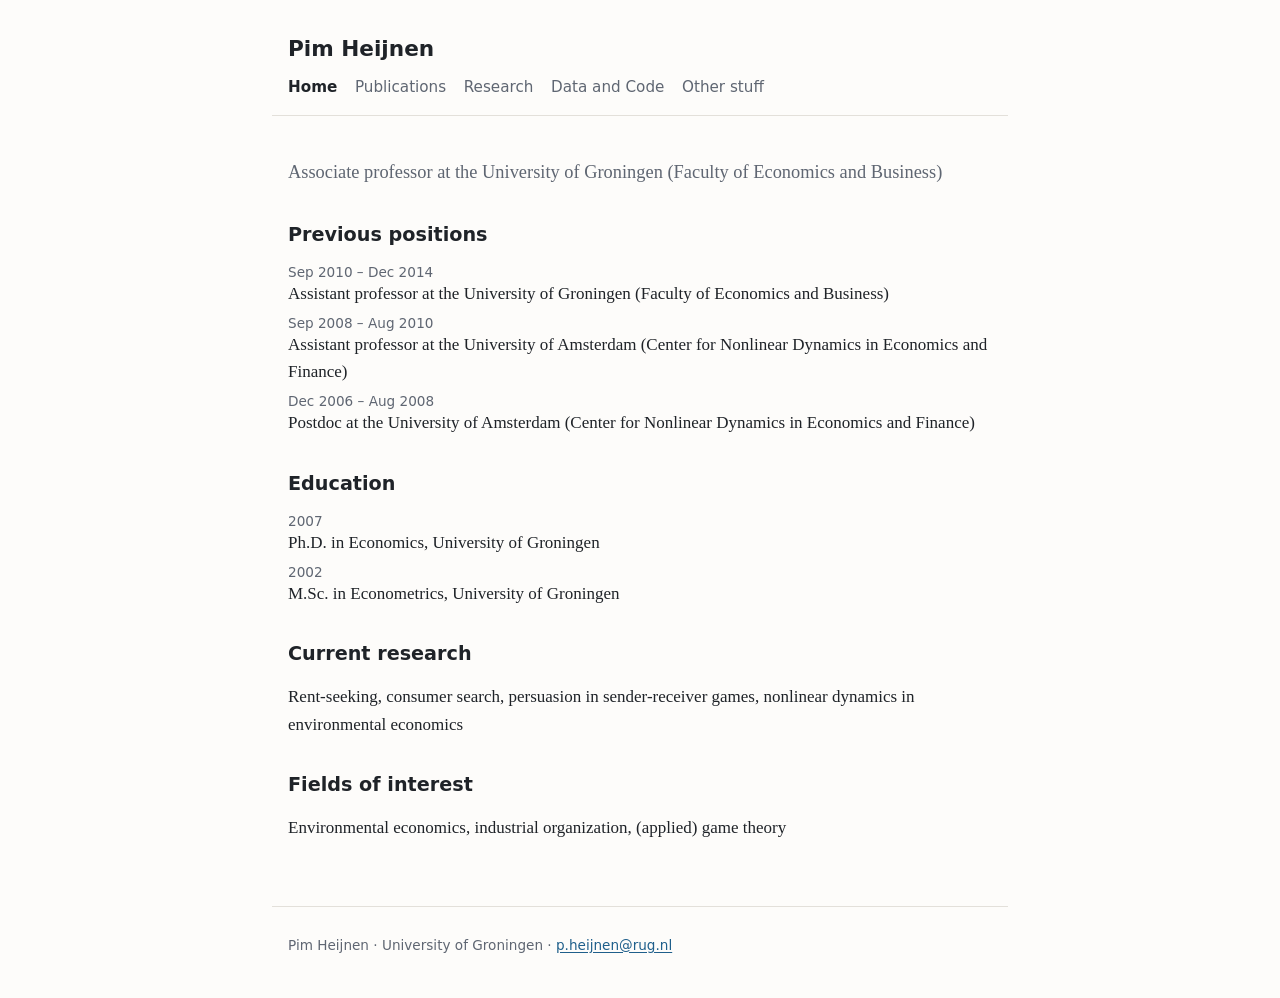
<file: index.html>
<!doctype html>
<html lang="en">
<head>
  <meta charset="utf-8">
  <meta name="viewport" content="width=device-width, initial-scale=1">
  <title>Pim Heijnen</title>
  <link rel="stylesheet" href="style.css">
</head>
<body>
  <header class="site-header">
    <a class="site-name" href="index.html">Pim Heijnen</a>
    <nav>
      <a href="index.html" aria-current="page">Home</a>
      <a href="publications.html">Publications</a>
      <a href="research.html">Research</a>
      <a href="data.html">Data and Code</a>
      <a href="personal.html">Other stuff</a>
    </nav>
  </header>
  <main>
    <p class="lead">Associate professor at the University of Groningen (Faculty of Economics and Business)</p>

    <h2>Previous positions</h2>
    <ul class="timeline">
      <li><span class="when">Sep 2010 – Dec 2014</span> Assistant professor at the University of Groningen (Faculty of Economics and Business)</li>
      <li><span class="when">Sep 2008 – Aug 2010</span> Assistant professor at the University of Amsterdam (Center for Nonlinear Dynamics in Economics and Finance)</li>
      <li><span class="when">Dec 2006 – Aug 2008</span> Postdoc at the University of Amsterdam (Center for Nonlinear Dynamics in Economics and Finance)</li>
    </ul>

    <h2>Education</h2>
    <ul class="timeline">
      <li><span class="when">2007</span> Ph.D. in Economics, University of Groningen</li>
      <li><span class="when">2002</span> M.Sc. in Econometrics, University of Groningen</li>
    </ul>

    <h2>Current research</h2>
    <p>Rent-seeking, consumer search, persuasion in sender-receiver games, nonlinear dynamics in environmental economics</p>

    <h2>Fields of interest</h2>
    <p>Environmental economics, industrial organization, (applied) game theory</p>
  </main>
  <footer>
    <p>Pim Heijnen · University of Groningen · <a href="mailto:p.heijnen@rug.nl">p.heijnen@rug.nl</a></p>
  </footer>
</body>
</html>
</file>
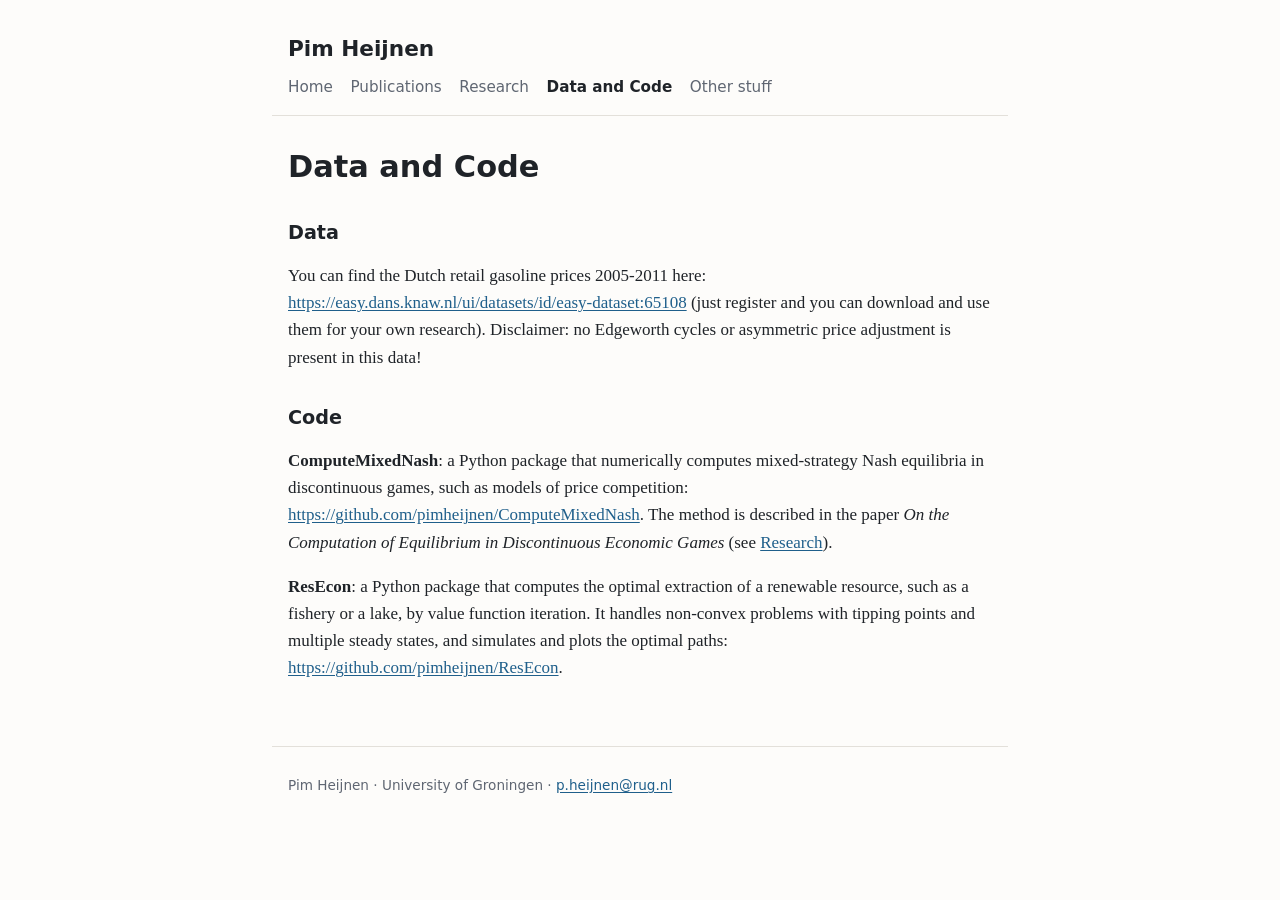
<file: data.html>
<!doctype html>
<html lang="en">
<head>
  <meta charset="utf-8">
  <meta name="viewport" content="width=device-width, initial-scale=1">
  <title>Data and Code – Pim Heijnen</title>
  <link rel="stylesheet" href="style.css">
</head>
<body>
  <header class="site-header">
    <a class="site-name" href="index.html">Pim Heijnen</a>
    <nav>
      <a href="index.html">Home</a>
      <a href="publications.html">Publications</a>
      <a href="research.html">Research</a>
      <a href="data.html" aria-current="page">Data and Code</a>
      <a href="personal.html">Other stuff</a>
    </nav>
  </header>
  <main>
    <h1>Data and Code</h1>
    <h2>Data</h2>
    <p>You can find the Dutch retail gasoline prices 2005-2011 here: <a href="https://easy.dans.knaw.nl/ui/datasets/id/easy-dataset:65108">https://easy.dans.knaw.nl/ui/datasets/id/easy-dataset:65108</a> (just register and you can download and use them for your own research). Disclaimer: no Edgeworth cycles or asymmetric price adjustment is present in this data!</p>
    <h2>Code</h2>
    <p><strong>ComputeMixedNash</strong>: a Python package that numerically computes mixed-strategy Nash equilibria in discontinuous games, such as models of price competition: <a href="https://github.com/pimheijnen/ComputeMixedNash">https://github.com/pimheijnen/ComputeMixedNash</a>. The method is described in the paper <em>On the Computation of Equilibrium in Discontinuous Economic Games</em> (see <a href="research.html">Research</a>).</p>
    <p><strong>ResEcon</strong>: a Python package that computes the optimal extraction of a renewable resource, such as a fishery or a lake, by value function iteration. It handles non-convex problems with tipping points and multiple steady states, and simulates and plots the optimal paths: <a href="https://github.com/pimheijnen/ResEcon">https://github.com/pimheijnen/ResEcon</a>.</p>
  </main>
  <footer>
    <p>Pim Heijnen · University of Groningen · <a href="mailto:p.heijnen@rug.nl">p.heijnen@rug.nl</a></p>
  </footer>
</body>
</html>
</file>
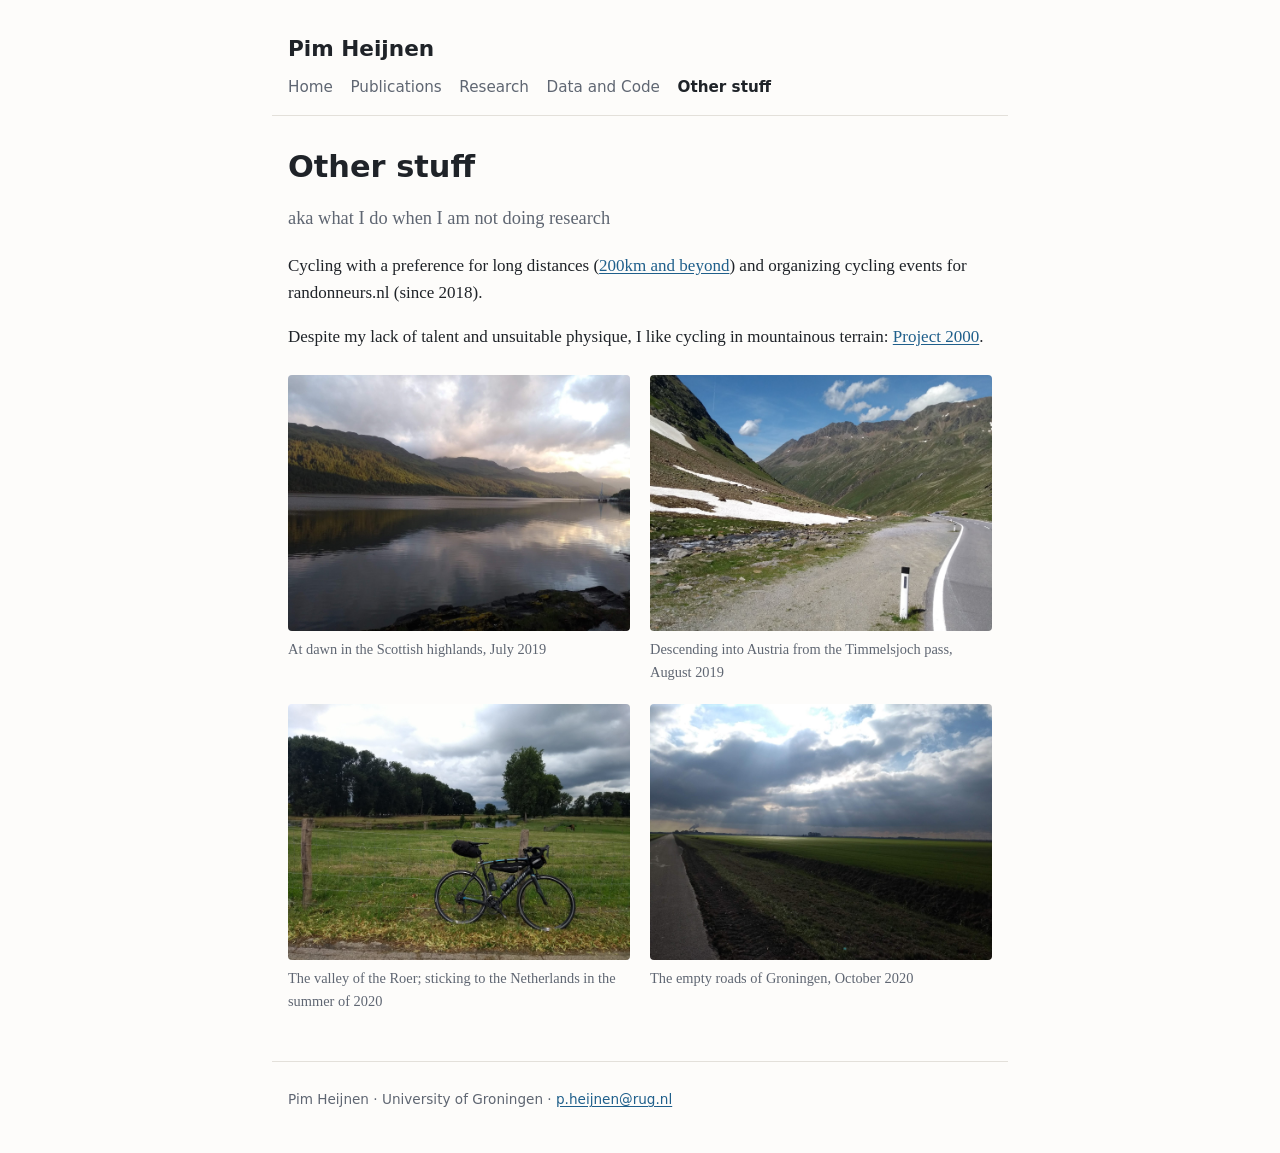
<file: personal.html>
<!doctype html>
<html lang="en">
<head>
  <meta charset="utf-8">
  <meta name="viewport" content="width=device-width, initial-scale=1">
  <title>Other stuff – Pim Heijnen</title>
  <link rel="stylesheet" href="style.css">
</head>
<body>
  <header class="site-header">
    <a class="site-name" href="index.html">Pim Heijnen</a>
    <nav>
      <a href="index.html">Home</a>
      <a href="publications.html">Publications</a>
      <a href="research.html">Research</a>
      <a href="data.html">Data and Code</a>
      <a href="personal.html" aria-current="page">Other stuff</a>
    </nav>
  </header>
  <main>
    <h1>Other stuff</h1>
    <p class="lead">aka what I do when I am not doing research</p>
    <p>Cycling with a preference for long distances (<a href="https://en.wikipedia.org/wiki/Randonneuring">200km and beyond</a>) and organizing cycling events for randonneurs.nl (since 2018).</p>
    <p>Despite my lack of talent and unsuitable physique, I like cycling in mountainous terrain: <a href="project-2000.html">Project 2000</a>.</p>
    <div class="gallery">
      <figure>
        <img src="images/scottish-highlands-2019.jpg" alt="At dawn in the Scottish highlands, July 2019" loading="lazy">
        <figcaption>At dawn in the Scottish highlands, July 2019</figcaption>
      </figure>
      <figure>
        <img src="images/timmelsjoch-2019.jpg" alt="Descending into Austria from the Timmelsjoch pass, August 2019" loading="lazy">
        <figcaption>Descending into Austria from the Timmelsjoch pass, August 2019</figcaption>
      </figure>
      <figure>
        <img src="images/roer-valley-2020.jpg" alt="The valley of the Roer; sticking to the Netherlands in the summer of 2020" loading="lazy">
        <figcaption>The valley of the Roer; sticking to the Netherlands in the summer of 2020</figcaption>
      </figure>
      <figure>
        <img src="images/groningen-2020.jpg" alt="The empty roads of Groningen, October 2020" loading="lazy">
        <figcaption>The empty roads of Groningen, October 2020</figcaption>
      </figure>
    </div>
  </main>
  <footer>
    <p>Pim Heijnen · University of Groningen · <a href="mailto:p.heijnen@rug.nl">p.heijnen@rug.nl</a></p>
  </footer>
</body>
</html>
</file>
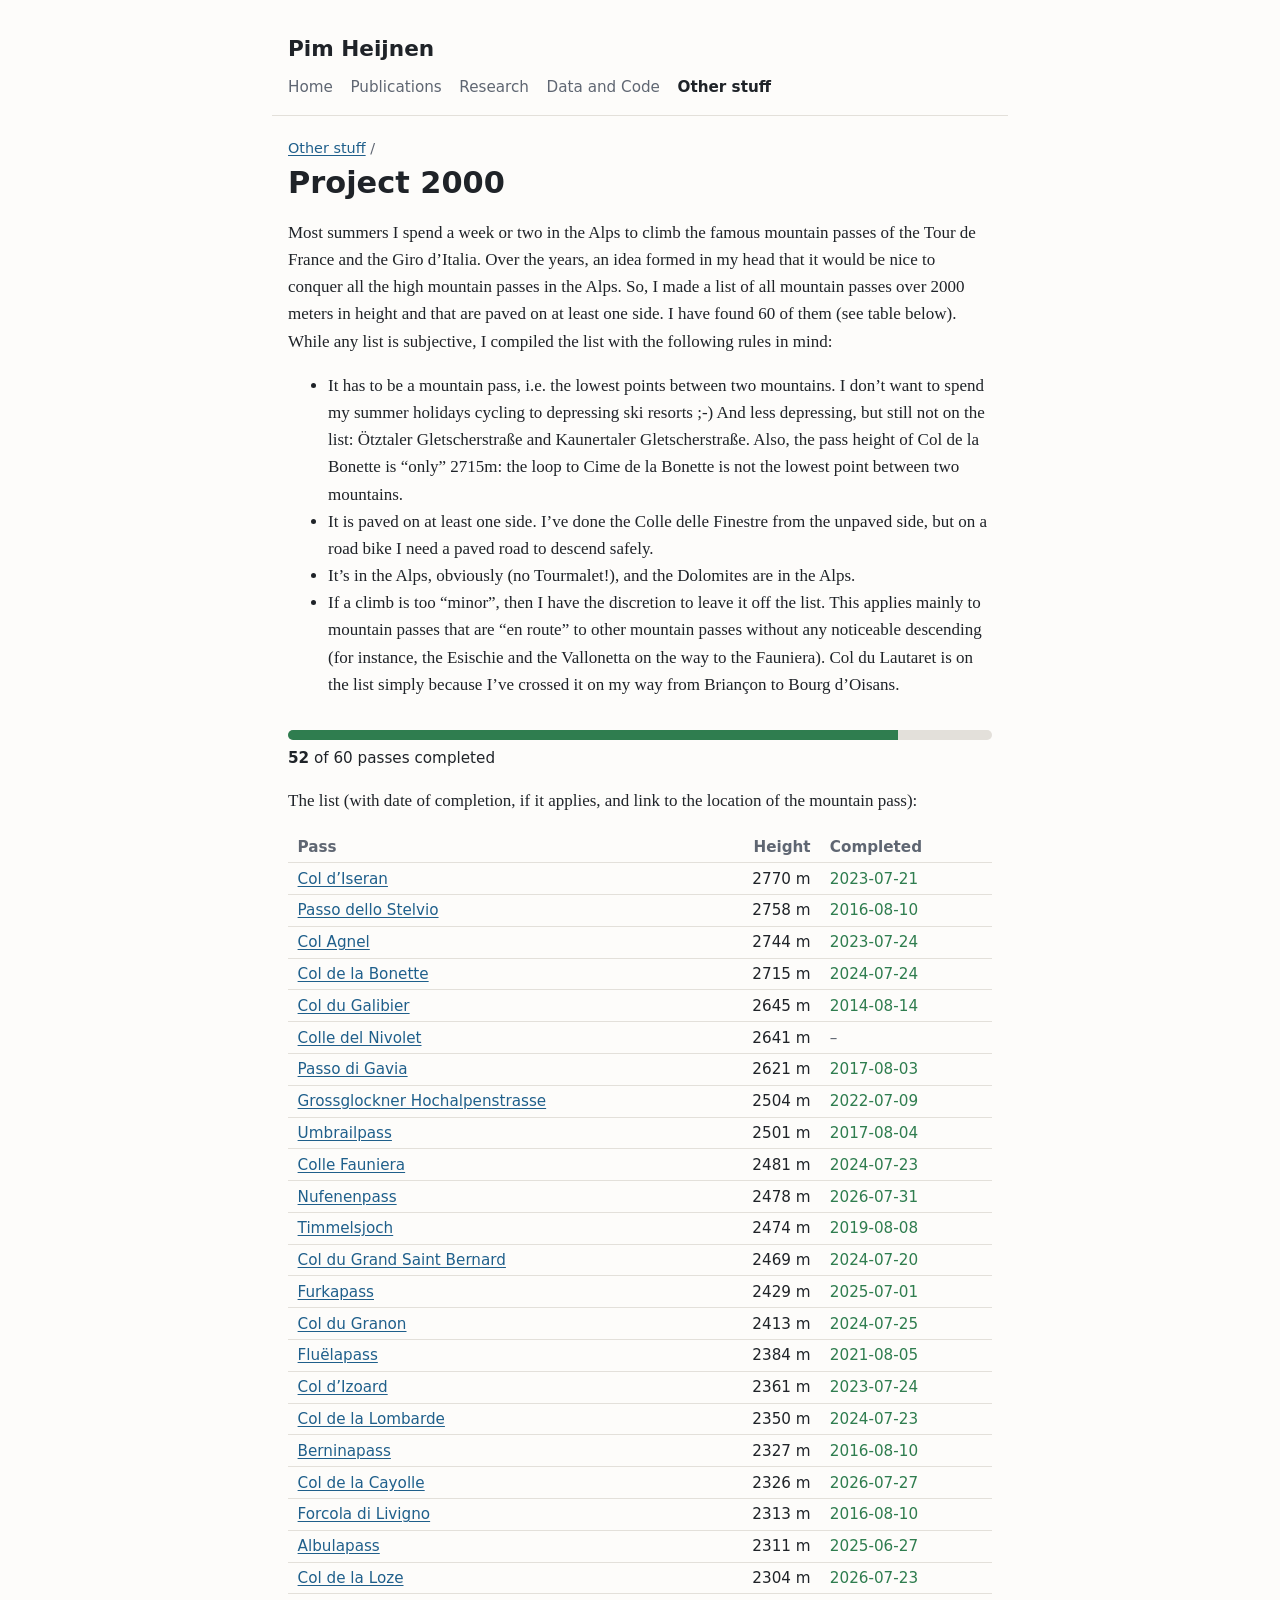
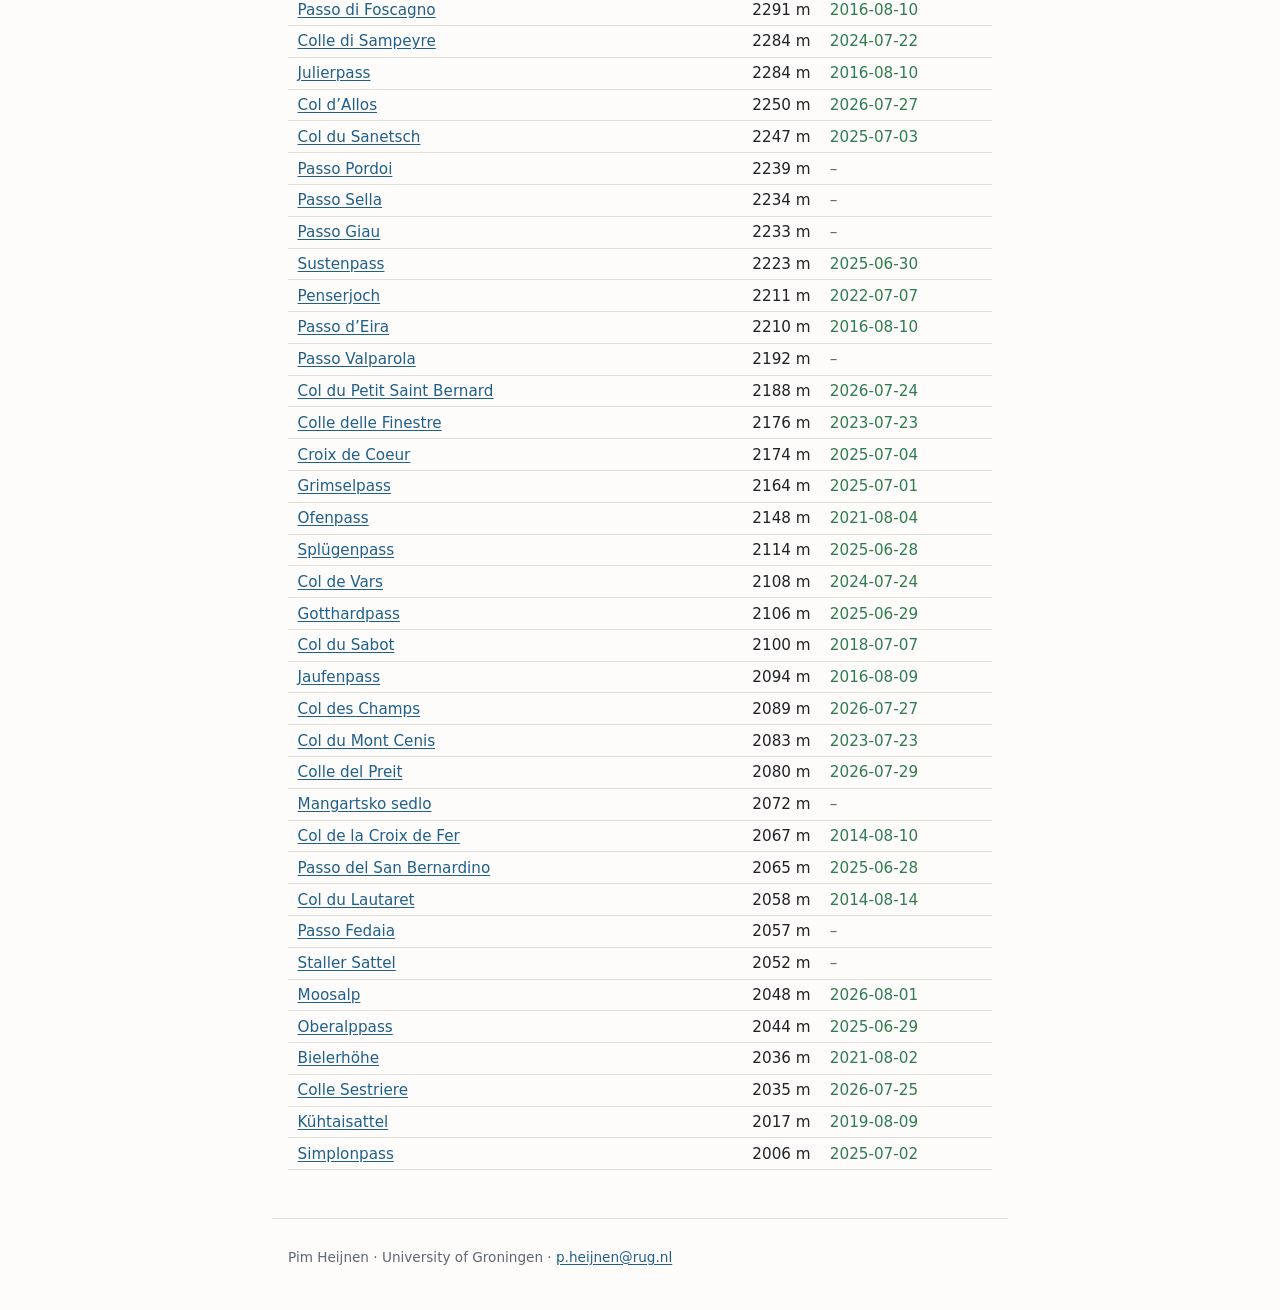
<file: project-2000.html>
<!doctype html>
<html lang="en">
<head>
  <meta charset="utf-8">
  <meta name="viewport" content="width=device-width, initial-scale=1">
  <title>Project 2000 – Pim Heijnen</title>
  <link rel="stylesheet" href="style.css">
</head>
<body>
  <header class="site-header">
    <a class="site-name" href="index.html">Pim Heijnen</a>
    <nav>
      <a href="index.html">Home</a>
      <a href="publications.html">Publications</a>
      <a href="research.html">Research</a>
      <a href="data.html">Data and Code</a>
      <a href="personal.html" aria-current="page">Other stuff</a>
    </nav>
  </header>
  <main>
    <p class="crumb"><a href="personal.html">Other stuff</a> /</p>
    <h1>Project 2000</h1>
    <p>Most summers I spend a week or two in the Alps to climb the famous mountain passes of the Tour de France and the Giro d&rsquo;Italia. Over the years, an idea formed in my head that it would be nice to conquer all the high mountain passes in the Alps. So, I made a list of all mountain passes over 2000 meters in height and that are paved on at least one side. I have found 60 of them (see table below). While any list is subjective, I compiled the list with the following rules in mind:</p>
    <ul>
      <li>It has to be a mountain pass, i.e. the lowest points between two mountains. I don&rsquo;t want to spend my summer holidays cycling to depressing ski resorts ;-) And less depressing, but still not on the list: &Ouml;tztaler Gletscherstra&szlig;e and Kaunertaler Gletscherstra&szlig;e. Also, the pass height of Col de la Bonette is &ldquo;only&rdquo; 2715m: the loop to Cime de la Bonette is not the lowest point between two mountains.</li>
      <li>It is paved on at least one side. I&rsquo;ve done the Colle delle Finestre from the unpaved side, but on a road bike I need a paved road to descend safely.</li>
      <li>It&rsquo;s in the Alps, obviously (no Tourmalet!), and the Dolomites are in the Alps.</li>
      <li>If a climb is too &ldquo;minor&rdquo;, then I have the discretion to leave it off the list. This applies mainly to mountain passes that are &ldquo;en route&rdquo; to other mountain passes without any noticeable descending (for instance, the Esischie and the Vallonetta on the way to the Fauniera). Col du Lautaret is on the list simply because I&rsquo;ve crossed it on my way from Brian&ccedil;on to Bourg d&rsquo;Oisans.</li>
    </ul>

    <div class="progress" role="img" aria-label="52 of 60 passes completed">
      <div class="bar"><span style="width: 86.7%"></span></div>
      <p><strong>52</strong> of 60 passes completed</p>
    </div>

    <p>The list (with date of completion, if it applies, and link to the location of the mountain pass):</p>
    <div class="table-wrap">
      <table class="passes">
        <thead><tr><th>Pass</th><th class="num">Height</th><th>Completed</th></tr></thead>
        <tbody>
        <tr class="done"><td><a href="https://www.openstreetmap.org/?mlat=45.3716805&amp;mlon=7.0332851#map=12/45.3716805/7.0332851">Col d’Iseran</a></td><td class="num">2770&nbsp;m</td><td>2023-07-21</td></tr>
        <tr class="done"><td><a href="https://www.openstreetmap.org/?mlat=46.5286176&amp;mlon=10.4532056#map=12/46.5286176/10.4532056">Passo dello Stelvio</a></td><td class="num">2758&nbsp;m</td><td>2016-08-10</td></tr>
        <tr class="done"><td><a href="https://www.openstreetmap.org/?mlat=44.6839194&amp;mlon=6.9795741#map=12/44.6839194/6.9795741">Col Agnel</a></td><td class="num">2744&nbsp;m</td><td>2023-07-24</td></tr>
        <tr class="done"><td><a href="https://www.openstreetmap.org/?mlat=44.3266504&amp;mlon=6.8074465#map=12/44.3266504/6.8074465">Col de la Bonette</a></td><td class="num">2715&nbsp;m</td><td>2024-07-24</td></tr>
        <tr class="done"><td><a href="https://www.openstreetmap.org/?mlat=45.0641384&amp;mlon=6.407857#map=12/45.0641384/6.407857">Col du Galibier</a></td><td class="num">2645&nbsp;m</td><td>2014-08-14</td></tr>
        <tr><td><a href="https://www.openstreetmap.org/?mlat=45.4792099&amp;mlon=7.1423209#map=12/45.4792099/7.1423209">Colle del Nivolet</a></td><td class="num">2641&nbsp;m</td><td>&ndash;</td></tr>
        <tr class="done"><td><a href="https://www.openstreetmap.org/?mlat=46.3434779&amp;mlon=10.4873946#map=12/46.3434779/10.4873946">Passo di Gavia</a></td><td class="num">2621&nbsp;m</td><td>2017-08-03</td></tr>
        <tr class="done"><td><a href="https://www.openstreetmap.org/?mlat=47.08160578324218&amp;mlon=12.842637191667043#map=12/47.08160578324218/12.842637191667043">Grossglockner Hochalpenstrasse</a></td><td class="num">2504&nbsp;m</td><td>2022-07-09</td></tr>
        <tr class="done"><td><a href="https://www.openstreetmap.org/?mlat=46.5416478&amp;mlon=10.4331773#map=12/46.5416478/10.4331773">Umbrailpass</a></td><td class="num">2501&nbsp;m</td><td>2017-08-04</td></tr>
        <tr class="done"><td><a href="https://www.openstreetmap.org/?mlat=44.3856486&amp;mlon=7.1218139#map=12/44.3856486/7.1218139">Colle Fauniera</a></td><td class="num">2481&nbsp;m</td><td>2024-07-23</td></tr>
        <tr class="done"><td><a href="https://www.openstreetmap.org/?mlat=46.4771192&amp;mlon=8.3878277#map=12/46.4771192/8.3878277">Nufenenpass</a></td><td class="num">2478&nbsp;m</td><td>2026-07-31</td></tr>
        <tr class="done"><td><a href="https://www.openstreetmap.org/?mlat=46.9053451&amp;mlon=11.0973198#map=12/46.9053451/11.0973198">Timmelsjoch</a></td><td class="num">2474&nbsp;m</td><td>2019-08-08</td></tr>
        <tr class="done"><td><a href="https://www.openstreetmap.org/?mlat=45.8690526&amp;mlon=7.1704088#map=12/45.8690526/7.1704088">Col du Grand Saint Bernard</a></td><td class="num">2469&nbsp;m</td><td>2024-07-20</td></tr>
        <tr class="done"><td><a href="https://www.openstreetmap.org/?mlat=46.5726851&amp;mlon=8.415184#map=12/46.5726851/8.415184">Furkapass</a></td><td class="num">2429&nbsp;m</td><td>2025-07-01</td></tr>
        <tr class="done"><td><a href="https://www.openstreetmap.org/?mlat=44.9627837&amp;mlon=6.6109055#map=12/44.9627837/6.6109055">Col du Granon</a></td><td class="num">2413&nbsp;m</td><td>2024-07-25</td></tr>
        <tr class="done"><td><a href="https://www.openstreetmap.org/?mlat=46.7474997&amp;mlon=9.9502838#map=12/46.7474997/9.9502838">Fluëlapass</a></td><td class="num">2384&nbsp;m</td><td>2021-08-05</td></tr>
        <tr class="done"><td><a href="https://www.openstreetmap.org/?mlat=44.8196595&amp;mlon=6.734975#map=12/44.8196595/6.734975">Col d’Izoard</a></td><td class="num">2361&nbsp;m</td><td>2023-07-24</td></tr>
        <tr class="done"><td><a href="https://www.openstreetmap.org/?mlat=44.202669&amp;mlon=7.1500964#map=12/44.202669/7.1500964">Col de la Lombarde</a></td><td class="num">2350&nbsp;m</td><td>2024-07-23</td></tr>
        <tr class="done"><td><a href="https://www.openstreetmap.org/?mlat=46.4157841&amp;mlon=10.0114771#map=12/46.4157841/10.0114771">Berninapass</a></td><td class="num">2327&nbsp;m</td><td>2016-08-10</td></tr>
        <tr class="done"><td><a href="https://www.openstreetmap.org/?mlat=44.259142&amp;mlon=6.7439734#map=12/44.259142/6.7439734">Col de la Cayolle</a></td><td class="num">2326&nbsp;m</td><td>2026-07-27</td></tr>
        <tr class="done"><td><a href="https://www.openstreetmap.org/?mlat=46.4409411&amp;mlon=10.0561903#map=12/46.4409411/10.0561903">Forcola di Livigno</a></td><td class="num">2313&nbsp;m</td><td>2016-08-10</td></tr>
        <tr class="done"><td><a href="https://www.openstreetmap.org/?mlat=46.5822515&amp;mlon=9.8376821#map=12/46.5822515/9.8376821">Albulapass</a></td><td class="num">2311&nbsp;m</td><td>2025-06-27</td></tr>
        <tr class="done"><td><a href="https://www.openstreetmap.org/?mlat=45.4050808&amp;mlon=6.6016031#map=12/45.4050808/6.6016031">Col de la Loze</a></td><td class="num">2304&nbsp;m</td><td>2026-07-23</td></tr>
        <tr class="done"><td><a href="https://www.openstreetmap.org/?mlat=46.4951739&amp;mlon=10.2091185#map=12/46.4951739/10.2091185">Passo di Foscagno</a></td><td class="num">2291&nbsp;m</td><td>2016-08-10</td></tr>
        <tr class="done"><td><a href="https://www.openstreetmap.org/?mlat=44.5509525&amp;mlon=7.1195782#map=12/44.5509525/7.1195782">Colle di Sampeyre</a></td><td class="num">2284&nbsp;m</td><td>2024-07-22</td></tr>
        <tr class="done"><td><a href="https://www.openstreetmap.org/?mlat=46.4722136&amp;mlon=9.7281463#map=12/46.4722136/9.7281463">Julierpass</a></td><td class="num">2284&nbsp;m</td><td>2016-08-10</td></tr>
        <tr class="done"><td><a href="https://www.openstreetmap.org/?mlat=44.2972097&amp;mlon=6.5937055#map=12/44.2972097/6.5937055">Col d’Allos</a></td><td class="num">2250&nbsp;m</td><td>2026-07-27</td></tr>
        <tr class="done"><td><a href="https://www.openstreetmap.org/?mlat=46.3315748&amp;mlon=7.2862252#map=12/46.3315748/7.2862252">Col du Sanetsch</a></td><td class="num">2247&nbsp;m</td><td>2025-07-03</td></tr>
        <tr><td><a href="https://www.openstreetmap.org/?mlat=46.4875517&amp;mlon=11.8121935#map=12/46.4875517/11.8121935">Passo Pordoi</a></td><td class="num">2239&nbsp;m</td><td>&ndash;</td></tr>
        <tr><td><a href="https://www.openstreetmap.org/?mlat=46.5080689&amp;mlon=11.7673265#map=12/46.5080689/11.7673265">Passo Sella</a></td><td class="num">2234&nbsp;m</td><td>&ndash;</td></tr>
        <tr><td><a href="https://www.openstreetmap.org/?mlat=46.4828178&amp;mlon=12.053492#map=12/46.4828178/12.053492">Passo Giau</a></td><td class="num">2233&nbsp;m</td><td>&ndash;</td></tr>
        <tr class="done"><td><a href="https://www.openstreetmap.org/?mlat=46.7291199&amp;mlon=8.4465197#map=12/46.7291199/8.4465197">Sustenpass</a></td><td class="num">2223&nbsp;m</td><td>2025-06-30</td></tr>
        <tr class="done"><td><a href="https://www.openstreetmap.org/?mlat=46.81898579738541&amp;mlon=11.44084343791221#map=12/46.81898579738541/11.44084343791221">Penserjoch</a></td><td class="num">2211&nbsp;m</td><td>2022-07-07</td></tr>
        <tr class="done"><td><a href="https://www.openstreetmap.org/?mlat=46.5381247&amp;mlon=10.165748#map=12/46.5381247/10.165748">Passo d’Eira</a></td><td class="num">2210&nbsp;m</td><td>2016-08-10</td></tr>
        <tr><td><a href="https://www.openstreetmap.org/?mlat=46.5251106&amp;mlon=11.9973847#map=12/46.5251106/11.9973847">Passo Valparola</a></td><td class="num">2192&nbsp;m</td><td>&ndash;</td></tr>
        <tr class="done"><td><a href="https://www.openstreetmap.org/?mlat=45.6792488&amp;mlon=6.8829399#map=12/45.6792488/6.8829399">Col du Petit Saint Bernard</a></td><td class="num">2188&nbsp;m</td><td>2026-07-24</td></tr>
        <tr class="done"><td><a href="https://www.openstreetmap.org/?mlat=45.0720309&amp;mlon=7.053339#map=12/45.0720309/7.053339">Colle delle Finestre</a></td><td class="num">2176&nbsp;m</td><td>2023-07-23</td></tr>
        <tr class="done"><td><a href="https://www.openstreetmap.org/?mlat=46.1217053&amp;mlon=7.2323788#map=12/46.1217053/7.2323788">Croix de Coeur</a></td><td class="num">2174&nbsp;m</td><td>2025-07-04</td></tr>
        <tr class="done"><td><a href="https://www.openstreetmap.org/?mlat=46.5615193&amp;mlon=8.3376971#map=12/46.5615193/8.3376971">Grimselpass</a></td><td class="num">2164&nbsp;m</td><td>2025-07-01</td></tr>
        <tr class="done"><td><a href="https://www.openstreetmap.org/?mlat=46.6397744&amp;mlon=10.2921855#map=12/46.6397744/10.2921855">Ofenpass</a></td><td class="num">2148&nbsp;m</td><td>2021-08-04</td></tr>
        <tr class="done"><td><a href="https://www.openstreetmap.org/?mlat=46.5056163&amp;mlon=9.3303355#map=12/46.5056163/9.3303355">Splügenpass</a></td><td class="num">2114&nbsp;m</td><td>2025-06-28</td></tr>
        <tr class="done"><td><a href="https://www.openstreetmap.org/?mlat=44.5388042&amp;mlon=6.7028384#map=12/44.5388042/6.7028384">Col de Vars</a></td><td class="num">2108&nbsp;m</td><td>2024-07-24</td></tr>
        <tr class="done"><td><a href="https://www.openstreetmap.org/?mlat=46.5588149&amp;mlon=8.5621233#map=12/46.5588149/8.5621233">Gotthardpass</a></td><td class="num">2106&nbsp;m</td><td>2025-06-29</td></tr>
        <tr class="done"><td><a href="https://www.openstreetmap.org/?mlat=45.190585&amp;mlon=6.1091139#map=12/45.190585/6.1091139">Col du Sabot</a></td><td class="num">2100&nbsp;m</td><td>2018-07-07</td></tr>
        <tr class="done"><td><a href="https://www.openstreetmap.org/?mlat=46.8396036&amp;mlon=11.3214724#map=12/46.8396036/11.3214724">Jaufenpass</a></td><td class="num">2094&nbsp;m</td><td>2016-08-09</td></tr>
        <tr class="done"><td><a href="https://www.openstreetmap.org/?mlat=44.1750349&amp;mlon=6.6979081#map=12/44.1750349/6.6979081">Col des Champs</a></td><td class="num">2089&nbsp;m</td><td>2026-07-27</td></tr>
        <tr class="done"><td><a href="https://www.openstreetmap.org/?mlat=45.2598281&amp;mlon=6.9008841#map=12/45.2598281/6.9008841">Col du Mont Cenis</a></td><td class="num">2083&nbsp;m</td><td>2023-07-23</td></tr>
        <tr class="done"><td><a href="https://www.openstreetmap.org/?mlat=44.404221&amp;mlon=7.0414636#map=12/44.404221/7.0414636">Colle del Preit</a></td><td class="num">2080&nbsp;m</td><td>2026-07-29</td></tr>
        <tr><td><a href="https://www.openstreetmap.org/?mlat=46.4455936&amp;mlon=13.6495365#map=12/46.4455936/13.6495365">Mangartsko sedlo</a></td><td class="num">2072&nbsp;m</td><td>&ndash;</td></tr>
        <tr class="done"><td><a href="https://www.openstreetmap.org/?mlat=45.2274902&amp;mlon=6.2033309#map=12/45.2274902/6.2033309">Col de la Croix de Fer</a></td><td class="num">2067&nbsp;m</td><td>2014-08-10</td></tr>
        <tr class="done"><td><a href="https://www.openstreetmap.org/?mlat=46.4971486&amp;mlon=9.1711399#map=12/46.4971486/9.1711399">Passo del San Bernardino</a></td><td class="num">2065&nbsp;m</td><td>2025-06-28</td></tr>
        <tr class="done"><td><a href="https://www.openstreetmap.org/?mlat=45.0352314&amp;mlon=6.4051088#map=12/45.0352314/6.4051088">Col du Lautaret</a></td><td class="num">2058&nbsp;m</td><td>2014-08-14</td></tr>
        <tr><td><a href="https://www.openstreetmap.org/?mlat=46.4640236&amp;mlon=11.8625899#map=12/46.4640236/11.8625899">Passo Fedaia</a></td><td class="num">2057&nbsp;m</td><td>&ndash;</td></tr>
        <tr><td><a href="https://www.openstreetmap.org/?mlat=46.887716&amp;mlon=12.1996903#map=12/46.887716/12.1996903">Staller Sattel</a></td><td class="num">2052&nbsp;m</td><td>&ndash;</td></tr>
        <tr class="done"><td><a href="https://www.openstreetmap.org/?mlat=46.2515854&amp;mlon=7.8301577#map=12/46.2515854/7.8301577">Moosalp</a></td><td class="num">2048&nbsp;m</td><td>2026-08-01</td></tr>
        <tr class="done"><td><a href="https://www.openstreetmap.org/?mlat=46.658739&amp;mlon=8.6711693#map=12/46.658739/8.6711693">Oberalppass</a></td><td class="num">2044&nbsp;m</td><td>2025-06-29</td></tr>
        <tr class="done"><td><a href="https://www.openstreetmap.org/?mlat=46.9180441&amp;mlon=10.0956108#map=12/46.9180441/10.0956108">Bielerhöhe</a></td><td class="num">2036&nbsp;m</td><td>2021-08-02</td></tr>
        <tr class="done"><td><a href="https://www.openstreetmap.org/?mlat=44.9590948&amp;mlon=6.882543#map=12/44.9590948/6.882543">Colle Sestriere</a></td><td class="num">2035&nbsp;m</td><td>2026-07-25</td></tr>
        <tr class="done"><td><a href="https://www.openstreetmap.org/?mlat=47.2138031&amp;mlon=11.0243734#map=12/47.2138031/11.0243734">Kühtaisattel</a></td><td class="num">2017&nbsp;m</td><td>2019-08-09</td></tr>
        <tr class="done"><td><a href="https://www.openstreetmap.org/?mlat=46.2502113&amp;mlon=8.0316806#map=12/46.2502113/8.0316806">Simplonpass</a></td><td class="num">2006&nbsp;m</td><td>2025-07-02</td></tr>
        </tbody>
      </table>
    </div>
  </main>
  <footer>
    <p>Pim Heijnen · University of Groningen · <a href="mailto:p.heijnen@rug.nl">p.heijnen@rug.nl</a></p>
  </footer>
</body>
</html>
</file>
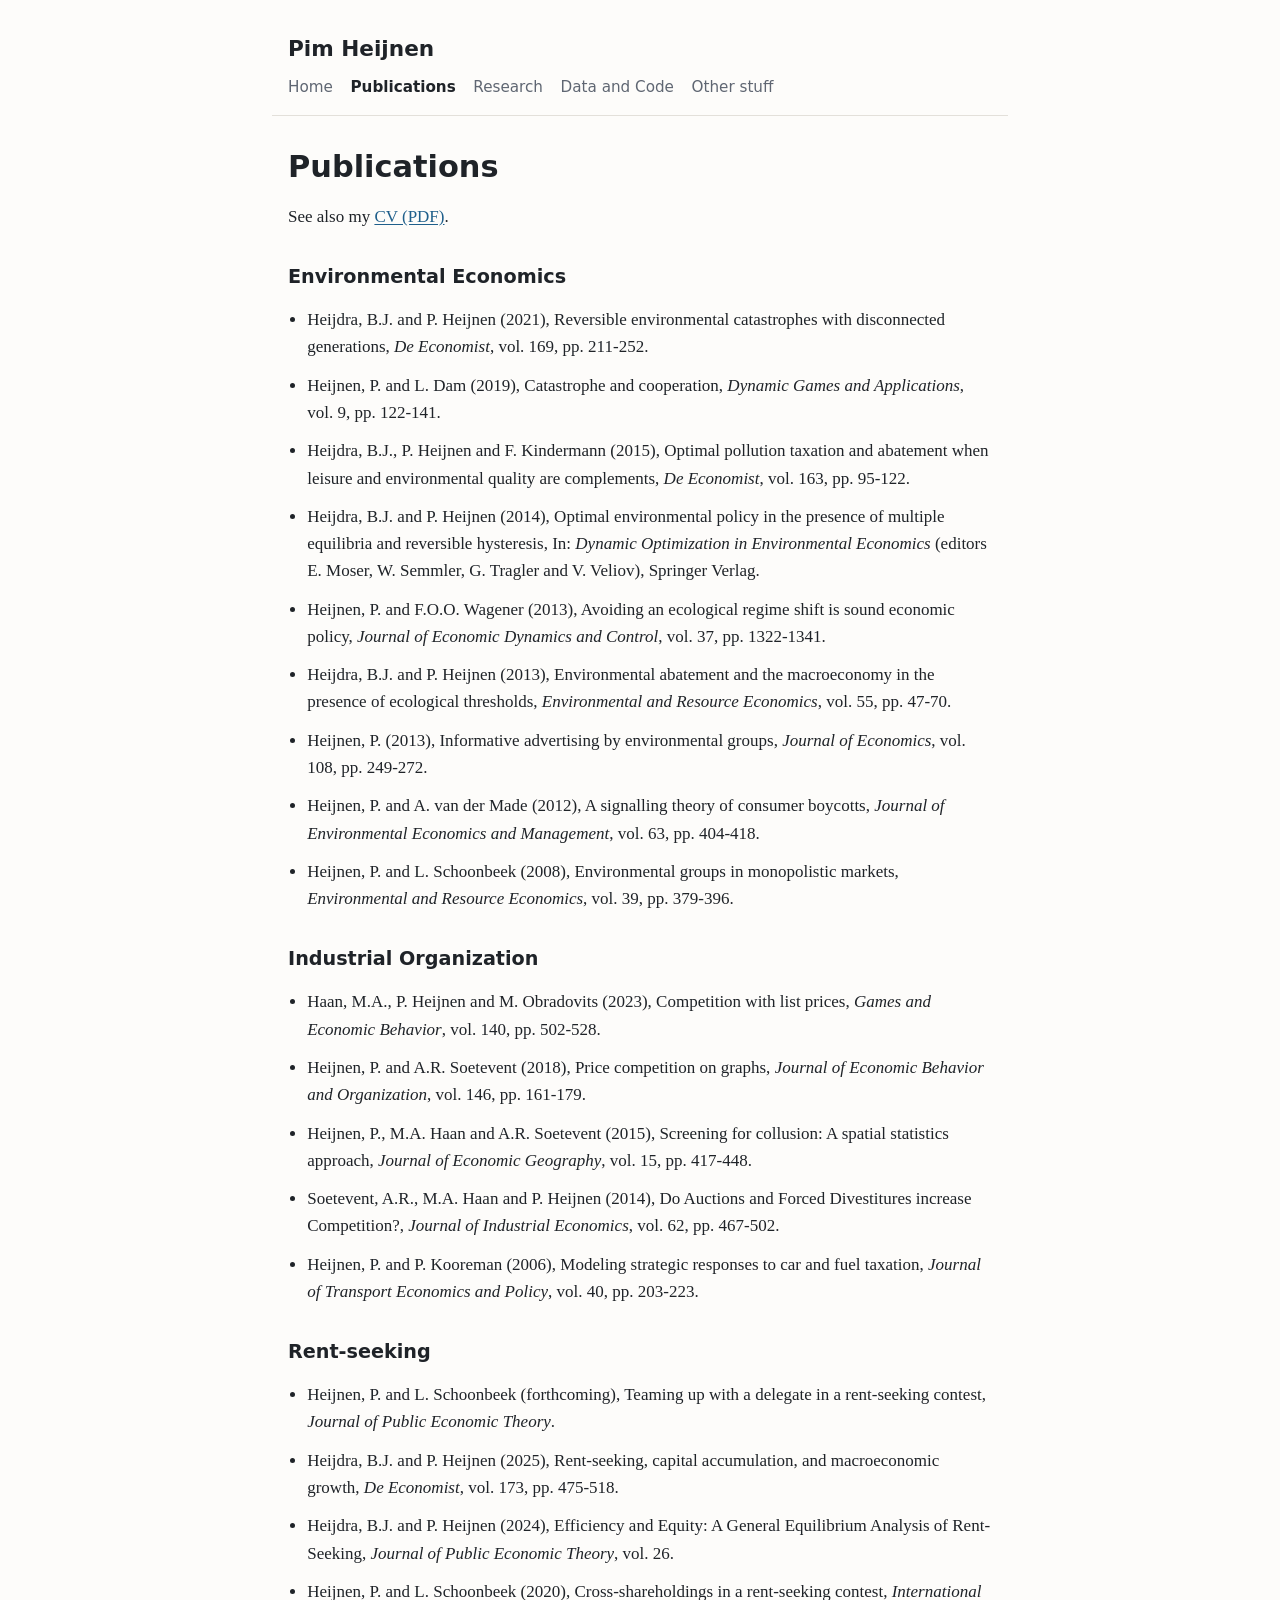
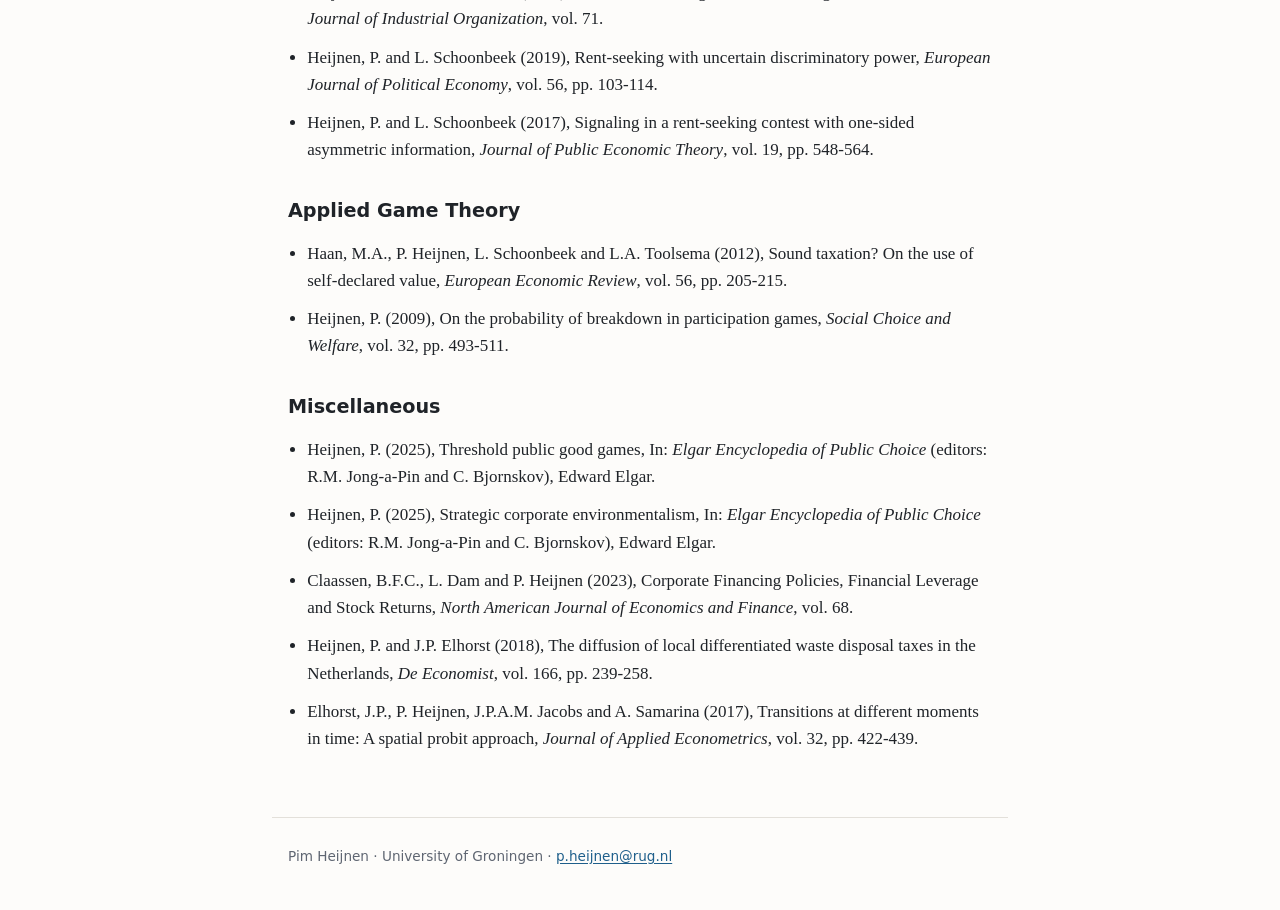
<file: publications.html>
<!doctype html>
<html lang="en">
<head>
  <meta charset="utf-8">
  <meta name="viewport" content="width=device-width, initial-scale=1">
  <title>Publications – Pim Heijnen</title>
  <link rel="stylesheet" href="style.css">
</head>
<body>
  <header class="site-header">
    <a class="site-name" href="index.html">Pim Heijnen</a>
    <nav>
      <a href="index.html">Home</a>
      <a href="publications.html" aria-current="page">Publications</a>
      <a href="research.html">Research</a>
      <a href="data.html">Data and Code</a>
      <a href="personal.html">Other stuff</a>
    </nav>
  </header>
  <main>
    <h1>Publications</h1>
    <p>See also my <a href="https://www.dropbox.com/s/o0sutgql7cb6be3/CV_english_public.pdf?dl=0">CV (PDF)</a>.</p>

    <h2>Environmental Economics</h2>
    <ul class="pubs">
      <li>Heijdra, B.J. and P. Heijnen (2021), Reversible environmental catastrophes with disconnected generations, <em>De Economist</em>, vol. 169, pp. 211-252.</li>
      <li>Heijnen, P. and L. Dam (2019), Catastrophe and cooperation, <em>Dynamic Games and Applications</em>, vol. 9, pp. 122-141.</li>
      <li>Heijdra, B.J., P. Heijnen and F. Kindermann (2015), Optimal pollution taxation and abatement when leisure and environmental quality are complements, <em>De Economist</em>, vol. 163, pp. 95-122.</li>
      <li>Heijdra, B.J. and P. Heijnen (2014), Optimal environmental policy in the presence of multiple equilibria and reversible hysteresis, In: <em>Dynamic Optimization in Environmental Economics</em> (editors E. Moser, W. Semmler, G. Tragler and V. Veliov), Springer Verlag.</li>
      <li>Heijnen, P. and F.O.O. Wagener (2013), Avoiding an ecological regime shift is sound economic policy, <em>Journal of Economic Dynamics and Control</em>, vol. 37, pp. 1322-1341.</li>
      <li>Heijdra, B.J. and P. Heijnen (2013), Environmental abatement and the macroeconomy in the presence of ecological thresholds, <em>Environmental and Resource Economics</em>, vol. 55, pp. 47-70.</li>
      <li>Heijnen, P. (2013), Informative advertising by environmental groups, <em>Journal of Economics</em>, vol. 108, pp. 249-272.</li>
      <li>Heijnen, P. and A. van der Made (2012), A signalling theory of consumer boycotts, <em>Journal of Environmental Economics and Management</em>, vol. 63, pp. 404-418.</li>
      <li>Heijnen, P. and L. Schoonbeek (2008), Environmental groups in monopolistic markets, <em>Environmental and Resource Economics</em>, vol. 39, pp. 379-396.</li>
    </ul>

    <h2>Industrial Organization</h2>
    <ul class="pubs">
      <li>Haan, M.A., P. Heijnen and M. Obradovits (2023), Competition with list prices, <em>Games and Economic Behavior</em>, vol. 140, pp. 502-528.</li>
      <li>Heijnen, P. and A.R. Soetevent (2018), Price competition on graphs, <em>Journal of Economic Behavior and Organization</em>, vol. 146, pp. 161-179.</li>
      <li>Heijnen, P., M.A. Haan and A.R. Soetevent (2015), Screening for collusion: A spatial statistics approach, <em>Journal of Economic Geography</em>, vol. 15, pp. 417-448.</li>
      <li>Soetevent, A.R., M.A. Haan and P. Heijnen (2014), Do Auctions and Forced Divestitures increase Competition?, <em>Journal of Industrial Economics</em>, vol. 62, pp. 467-502.</li>
      <li>Heijnen, P. and P. Kooreman (2006), Modeling strategic responses to car and fuel taxation, <em>Journal of Transport Economics and Policy</em>, vol. 40, pp. 203-223.</li>
    </ul>

    <h2>Rent-seeking</h2>
    <ul class="pubs">
      <li>Heijnen, P. and L. Schoonbeek (forthcoming), Teaming up with a delegate in a rent-seeking contest, <em>Journal of Public Economic Theory</em>.</li>
      <li>Heijdra, B.J. and P. Heijnen (2025), Rent-seeking, capital accumulation, and macroeconomic growth, <em>De Economist</em>, vol. 173, pp. 475-518.</li>
      <li>Heijdra, B.J. and P. Heijnen (2024), Efficiency and Equity: A General Equilibrium Analysis of Rent-Seeking, <em>Journal of Public Economic Theory</em>, vol. 26.</li>
      <li>Heijnen, P. and L. Schoonbeek (2020), Cross-shareholdings in a rent-seeking contest, <em>International Journal of Industrial Organization</em>, vol. 71.</li>
      <li>Heijnen, P. and L. Schoonbeek (2019), Rent-seeking with uncertain discriminatory power, <em>European Journal of Political Economy</em>, vol. 56, pp. 103-114.</li>
      <li>Heijnen, P. and L. Schoonbeek (2017), Signaling in a rent-seeking contest with one-sided asymmetric information, <em>Journal of Public Economic Theory</em>, vol. 19, pp. 548-564.</li>
    </ul>

    <h2>Applied Game Theory</h2>
    <ul class="pubs">
      <li>Haan, M.A., P. Heijnen, L. Schoonbeek and L.A. Toolsema (2012), Sound taxation? On the use of self-declared value, <em>European Economic Review</em>, vol. 56, pp. 205-215.</li>
      <li>Heijnen, P. (2009), On the probability of breakdown in participation games, <em>Social Choice and Welfare</em>, vol. 32, pp. 493-511.</li>
    </ul>

    <h2>Miscellaneous</h2>
    <ul class="pubs">
      <li>Heijnen, P. (2025), Threshold public good games, In: <em>Elgar Encyclopedia of Public Choice</em> (editors: R.M. Jong-a-Pin and C. Bjornskov), Edward Elgar.</li>
      <li>Heijnen, P. (2025), Strategic corporate environmentalism, In: <em>Elgar Encyclopedia of Public Choice</em> (editors: R.M. Jong-a-Pin and C. Bjornskov), Edward Elgar.</li>
      <li>Claassen, B.F.C., L. Dam and P. Heijnen (2023), Corporate Financing Policies, Financial Leverage and Stock Returns, <em>North American Journal of Economics and Finance</em>, vol. 68.</li>
      <li>Heijnen, P. and J.P. Elhorst (2018), The diffusion of local differentiated waste disposal taxes in the Netherlands, <em>De Economist</em>, vol. 166, pp. 239-258.</li>
      <li>Elhorst, J.P., P. Heijnen, J.P.A.M. Jacobs and A. Samarina (2017), Transitions at different moments in time: A spatial probit approach, <em>Journal of Applied Econometrics</em>, vol. 32, pp. 422-439.</li>
    </ul>
  </main>
  <footer>
    <p>Pim Heijnen · University of Groningen · <a href="mailto:p.heijnen@rug.nl">p.heijnen@rug.nl</a></p>
  </footer>
</body>
</html>
</file>
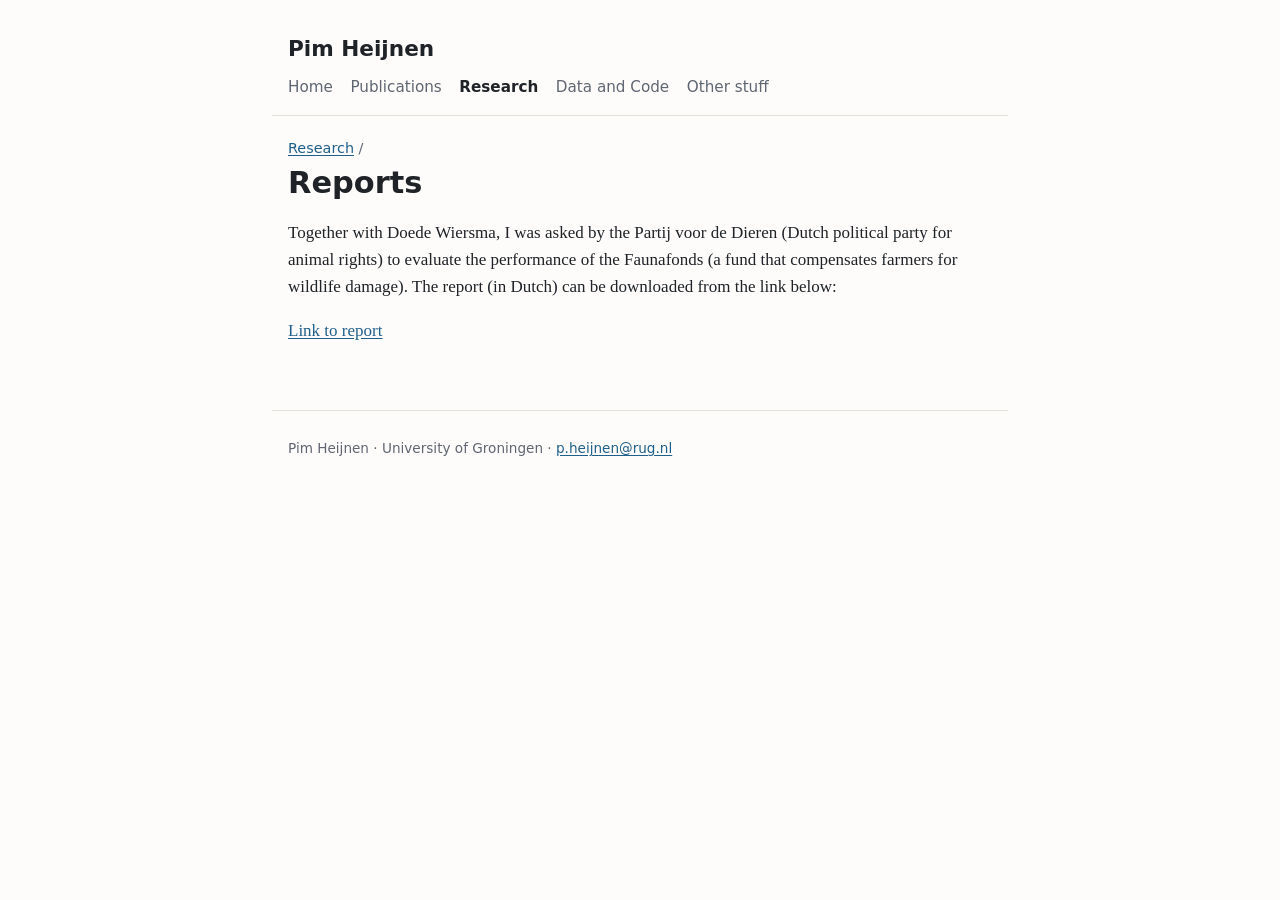
<file: reports.html>
<!doctype html>
<html lang="en">
<head>
  <meta charset="utf-8">
  <meta name="viewport" content="width=device-width, initial-scale=1">
  <title>Reports – Pim Heijnen</title>
  <link rel="stylesheet" href="style.css">
</head>
<body>
  <header class="site-header">
    <a class="site-name" href="index.html">Pim Heijnen</a>
    <nav>
      <a href="index.html">Home</a>
      <a href="publications.html">Publications</a>
      <a href="research.html" aria-current="page">Research</a>
      <a href="data.html">Data and Code</a>
      <a href="personal.html">Other stuff</a>
    </nav>
  </header>
  <main>
    <p class="crumb"><a href="research.html">Research</a> /</p>
    <h1>Reports</h1>
    <p>Together with Doede Wiersma, I was asked by the Partij voor de Dieren (Dutch political party for animal rights) to evaluate the performance of the Faunafonds (a fund that compensates farmers for wildlife damage). The report (in Dutch) can be downloaded from the link below:</p>
    <p><a href="https://www.dropbox.com/s/3flrx9j2bohb8vx/onderzoeksrapport_economische_aspecten_Faunafonds.pdf?dl=0">Link to report</a></p>
  </main>
  <footer>
    <p>Pim Heijnen · University of Groningen · <a href="mailto:p.heijnen@rug.nl">p.heijnen@rug.nl</a></p>
  </footer>
</body>
</html>
</file>
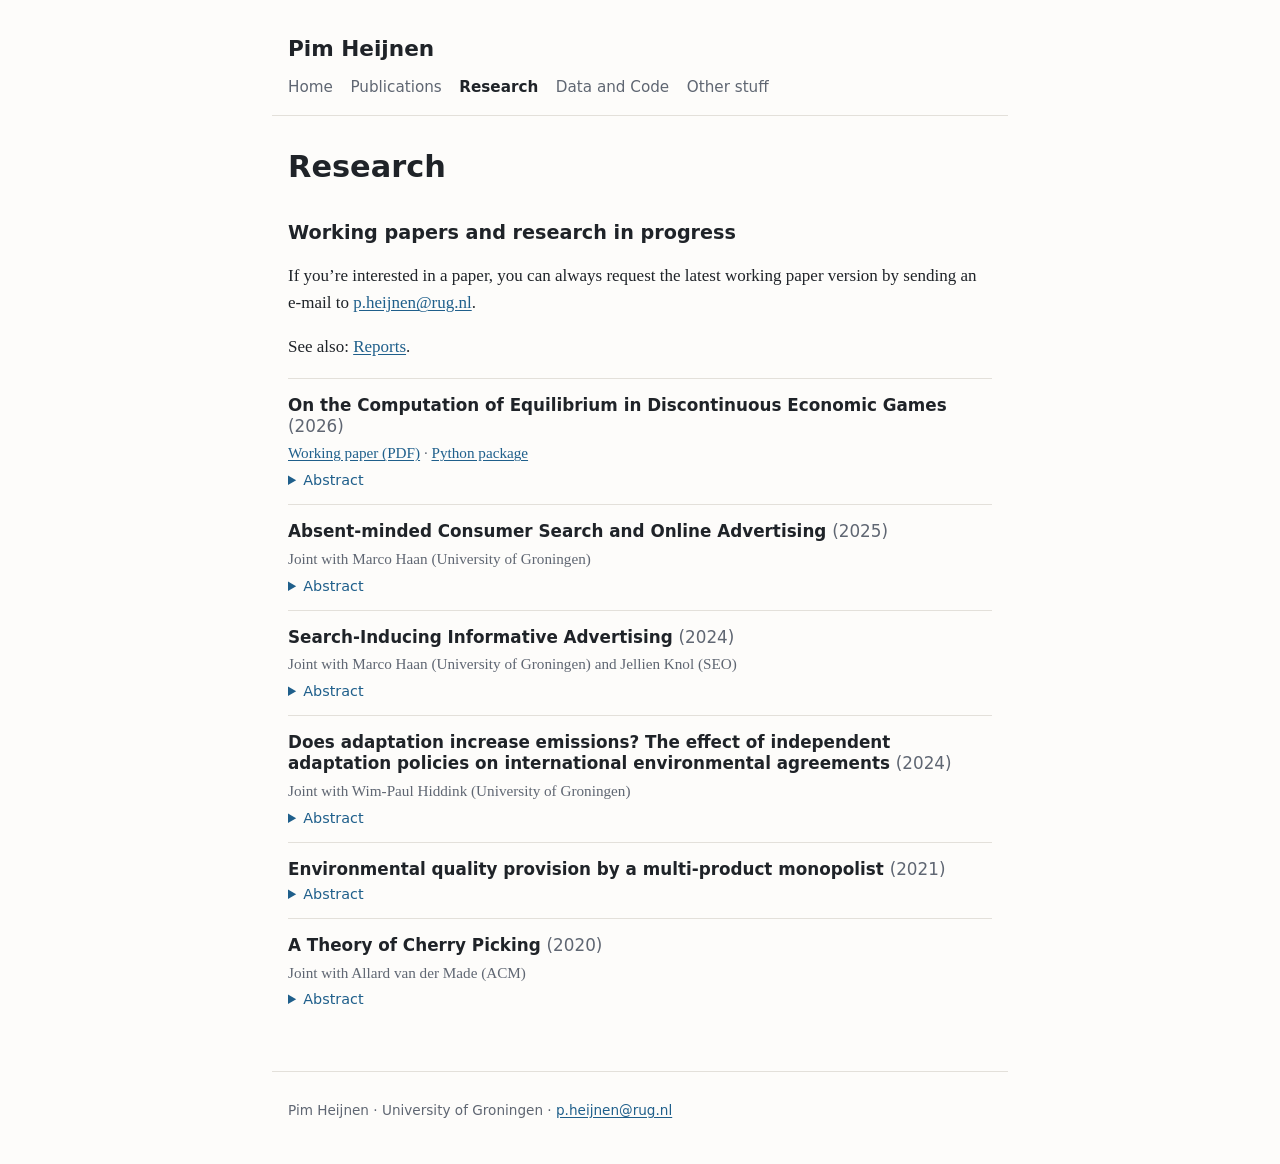
<file: research.html>
<!doctype html>
<html lang="en">
<head>
  <meta charset="utf-8">
  <meta name="viewport" content="width=device-width, initial-scale=1">
  <title>Research – Pim Heijnen</title>
  <link rel="stylesheet" href="style.css">
</head>
<body>
  <header class="site-header">
    <a class="site-name" href="index.html">Pim Heijnen</a>
    <nav>
      <a href="index.html">Home</a>
      <a href="publications.html">Publications</a>
      <a href="research.html" aria-current="page">Research</a>
      <a href="data.html">Data and Code</a>
      <a href="personal.html">Other stuff</a>
    </nav>
  </header>
  <main>
    <h1>Research</h1>
    <h2>Working papers and research in progress</h2>
    <p>If you&rsquo;re interested in a paper, you can always request the latest working paper version by sending an e-mail to <a href="mailto:p.heijnen@rug.nl">p.heijnen@rug.nl</a>.</p>
    <p>See also: <a href="reports.html">Reports</a>.</p>

    <article class="paper">
      <h3>On the Computation of Equilibrium in Discontinuous Economic Games <span class="year">(2026)</span></h3>
      <p class="meta"><a href="Papers/computing_nash.pdf">Working paper (PDF)</a> · <a href="https://github.com/pimheijnen/ComputeMixedNash">Python package</a></p>
      <details>
        <summary>Abstract</summary>
        <p>In many game-theoretic models of price competition, the only equilibrium is in mixed strategies: firms draw their price from a non-degenerate distribution on an interval. Except in special cases, deriving this distribution is a nontrivial task. This paper proposes a procedure to compute such an equilibrium numerically. The action space is divided into bins, and a player chooses a bin from which the action is then drawn at random, which smooths the discontinuity in the payoff function. I show that the equilibrium of the discretized game is an &epsilon;-equilibrium of the original game with &epsilon; of the order of the bin width, and that it converges to a Nash equilibrium of the original game when the number of bins increases. Averaging the probabilities of neighboring bins often improves the accuracy considerably. Three examples illustrate the procedure.</p>
      </details>
    </article>

    <article class="paper">
      <h3>Absent-minded Consumer Search and Online Advertising <span class="year">(2025)</span></h3>
      <p class="meta">Joint with Marco Haan (University of Groningen)</p>
      <details>
        <summary>Abstract</summary>
        <p>We consider a model of sequential consumer search with differentiated products, where we allow for the possibility that consumers may be absent-minded: along their search journey, consumers may forget the firms and products that they have observed. We also allow for firms to remind potentially absent-minded consumers of their product through advertising, a practice known in the marketing literature as retargeting. We consider two scenarios: one in which consumers are naive concerning their potential absentmindedness, and one in which they are sophisticated about that possibility. We show that retargeting lowers equilibrium prices. Higher prices drive more consumers away, making it harder to target those who leave due to absentmindedness.</p>
      </details>
    </article>

    <article class="paper">
      <h3>Search-Inducing Informative Advertising <span class="year">(2024)</span></h3>
      <p class="meta">Joint with Marco Haan (University of Groningen) and Jellien Knol (SEO)</p>
      <details>
        <summary>Abstract</summary>
        <p>We study consumer search with informative advertising. In a duopoly with differentiated products, consumers are initially unaware of both the existence and the benefits of the products. A consumer that sees the ad of one brand will first explore that brand, but may then decide to search for an alternative. We find that if search costs are high, advertising mainly involves business stealing and firms overadvertise. If search costs are low advertising mainly involves market expansion and firms underadvertise as so firms tend to free ride. With more firms, our main results still hold.</p>
      </details>
    </article>

    <article class="paper">
      <h3>Does adaptation increase emissions? The effect of independent adaptation policies on international environmental agreements <span class="year">(2024)</span></h3>
      <p class="meta">Joint with Wim-Paul Hiddink (University of Groningen)</p>
      <details>
        <summary>Abstract</summary>
        <p>In a two-stage adaptation-mitigation game, we investigate how cooperation on emission reductions (e.g. limiting carbon emissions) affects the decision to reduce the impact of emissions (e.g. adapting to climate change). We find that beliefs about future emissions levels are reinforcing. When countries cooperate, this implies that low emission (and adaptation) equilibria co-exist with high emission equilibria, where the latter maximize aggregate welfare. This suggests that adaptation drastically reduces the benefits of cooperation. Countries with high adaptation cost may not be able to fully offset the higher emission cost: this group would still prefer to limit emissions.</p>
      </details>
    </article>

    <article class="paper">
      <h3>Environmental quality provision by a multi-product monopolist <span class="year">(2021)</span></h3>
      <details>
        <summary>Abstract</summary>
        <p>This paper investigates the incentives of a multi-product monopolist to offer a range of products of differing environmental quality when consumers care about the average quality on offer. The profit-maximizing menu of products underprovides quality. While this is a general result from the screening literature, the externality exacerbates it and a simple subsidy is not sufficient to achieve the optimal level of quality. As a potential remedy, several forms of belief manipulation are investigated, i.e. the situation where either the monopolist increases the consumers&rsquo; perception of average quality or where an adversary, like an environmental interest group, increases the prominence of the low-quality product. Whether this increases average quality depends on the specification of the utility function. Precise conditions under which average quality increases are formulated.</p>
      </details>
    </article>

    <article class="paper">
      <h3>A Theory of Cherry Picking <span class="year">(2020)</span></h3>
      <p class="meta">Joint with Allard van der Made (ACM)</p>
      <details>
        <summary>Abstract</summary>
        <p>We investigate the endogenous acquisition of information in sender-receiver games when information is verifiable. In our setting, there is uncertainty about whether the sender and the receiver will experience a loss. The sender can acquire information about the probability that a loss will occur, while the receiver can reduce the loss. Both actions are costly. By dispersing her information, the sender can change the receiver&rsquo;s perception about the likelihood of loss and (potentially) persuade him to reduce the loss by more than he would have done in the absence of this information. We show that there is a unique perfect Bayesian Nash equilibrium where the sender acquires information but only shares information that indicates that the loss is likely to happen. The receiver takes into account this biased source of information and exerts effort to reduce the loss accordingly. Compared to the social optimum, when the loss is sufficiently high vis-&agrave;-vis the cost of acquiring information, the amount of information acquired (and dispersed) is too low.</p>
      </details>
    </article>
  </main>
  <footer>
    <p>Pim Heijnen · University of Groningen · <a href="mailto:p.heijnen@rug.nl">p.heijnen@rug.nl</a></p>
  </footer>
</body>
</html>
</file>
<file: style.css>
:root {
  --bg: #fdfcfa;
  --text: #1f2328;
  --muted: #5f6672;
  --accent: #1f5f8b;
  --rule: #e3e0da;
  --done: #2f7d4f;
  --max: 46rem;
}

@media (prefers-color-scheme: dark) {
  :root {
    --bg: #16181c;
    --text: #e6e6e3;
    --muted: #9aa0a8;
    --accent: #7db4dc;
    --rule: #2c3036;
    --done: #6cc292;
  }
}

* { box-sizing: border-box; }

html { -webkit-text-size-adjust: 100%; }

body {
  margin: 0;
  background: var(--bg);
  color: var(--text);
  font: 17px/1.6 Charter, "Bitstream Charter", "Sitka Text", Cambria, Georgia, serif;
}

a { color: var(--accent); text-underline-offset: 2px; }
a:hover { text-decoration-thickness: 2px; }

.site-header, main, footer {
  max-width: var(--max);
  margin: 0 auto;
  padding: 0 1rem;
}

.site-header {
  padding-top: 2rem;
  padding-bottom: 1rem;
  border-bottom: 1px solid var(--rule);
  font-family: system-ui, -apple-system, "Segoe UI", sans-serif;
}

.site-name {
  font-size: 1.35rem;
  font-weight: 600;
  color: var(--text);
  text-decoration: none;
}

nav {
  display: flex;
  flex-wrap: wrap;
  gap: 0.25rem 1.1rem;
  margin-top: 0.5rem;
  font-size: 0.95rem;
}

nav a { color: var(--muted); text-decoration: none; }
nav a:hover { color: var(--accent); }
nav a[aria-current="page"] { color: var(--text); font-weight: 600; }

main { padding-top: 1.5rem; padding-bottom: 3rem; }

h1, h2, h3 {
  font-family: system-ui, -apple-system, "Segoe UI", sans-serif;
  line-height: 1.25;
}

h1 { font-size: 1.9rem; margin: 0.5rem 0 1rem; }
h2 { font-size: 1.2rem; margin: 2.2rem 0 0.6rem; }
h3 { font-size: 1.05rem; margin: 0 0 0.3rem; }

.lead { font-size: 1.15rem; color: var(--muted); }

.crumb {
  margin: 0;
  font: 0.9rem system-ui, sans-serif;
  color: var(--muted);
}

.timeline { list-style: none; padding: 0; }
.timeline li { margin-bottom: 0.5rem; }
.timeline .when {
  display: block;
  font: 0.85rem system-ui, sans-serif;
  color: var(--muted);
  font-variant-numeric: tabular-nums;
}

.pubs { padding-left: 1.2rem; }
.pubs li { margin-bottom: 0.7rem; }

.paper {
  padding: 1rem 0;
  border-top: 1px solid var(--rule);
}
.paper .year { font-weight: 400; color: var(--muted); }
.paper .meta { margin: 0.1rem 0; color: var(--muted); font-size: 0.95rem; }
.paper details { margin-top: 0.4rem; }
.paper summary { cursor: pointer; color: var(--accent); font: 0.9rem system-ui, sans-serif; }
.paper details p { margin: 0.5rem 0 0; }

.gallery {
  display: grid;
  grid-template-columns: repeat(auto-fill, minmax(15rem, 1fr));
  gap: 1.25rem;
  margin-top: 1.5rem;
}
.gallery figure { margin: 0; }
.gallery img {
  display: block;
  width: 100%;
  aspect-ratio: 4 / 3;
  object-fit: cover;
  border-radius: 4px;
}
.gallery figcaption { font-size: 0.9rem; color: var(--muted); margin-top: 0.4rem; }

.progress { margin: 2rem 0 1rem; font-family: system-ui, sans-serif; }
.progress .bar {
  height: 0.6rem;
  background: var(--rule);
  border-radius: 999px;
  overflow: hidden;
}
.progress .bar span { display: block; height: 100%; background: var(--done); }
.progress p { margin: 0.4rem 0 0; font-size: 0.95rem; }

.table-wrap { overflow-x: auto; }
.passes {
  width: 100%;
  border-collapse: collapse;
  font: 0.95rem system-ui, sans-serif;
  font-variant-numeric: tabular-nums;
}
.passes th, .passes td {
  text-align: left;
  padding: 0.4rem 0.6rem;
  border-bottom: 1px solid var(--rule);
}
.passes th { color: var(--muted); font-weight: 600; }
.passes .num { text-align: right; white-space: nowrap; }
.passes tr:not(.done) td:last-child { color: var(--muted); }
.passes tr.done td:last-child { color: var(--done); }

footer {
  padding-top: 1rem;
  padding-bottom: 2rem;
  border-top: 1px solid var(--rule);
  font: 0.85rem system-ui, sans-serif;
  color: var(--muted);
}
</file>
